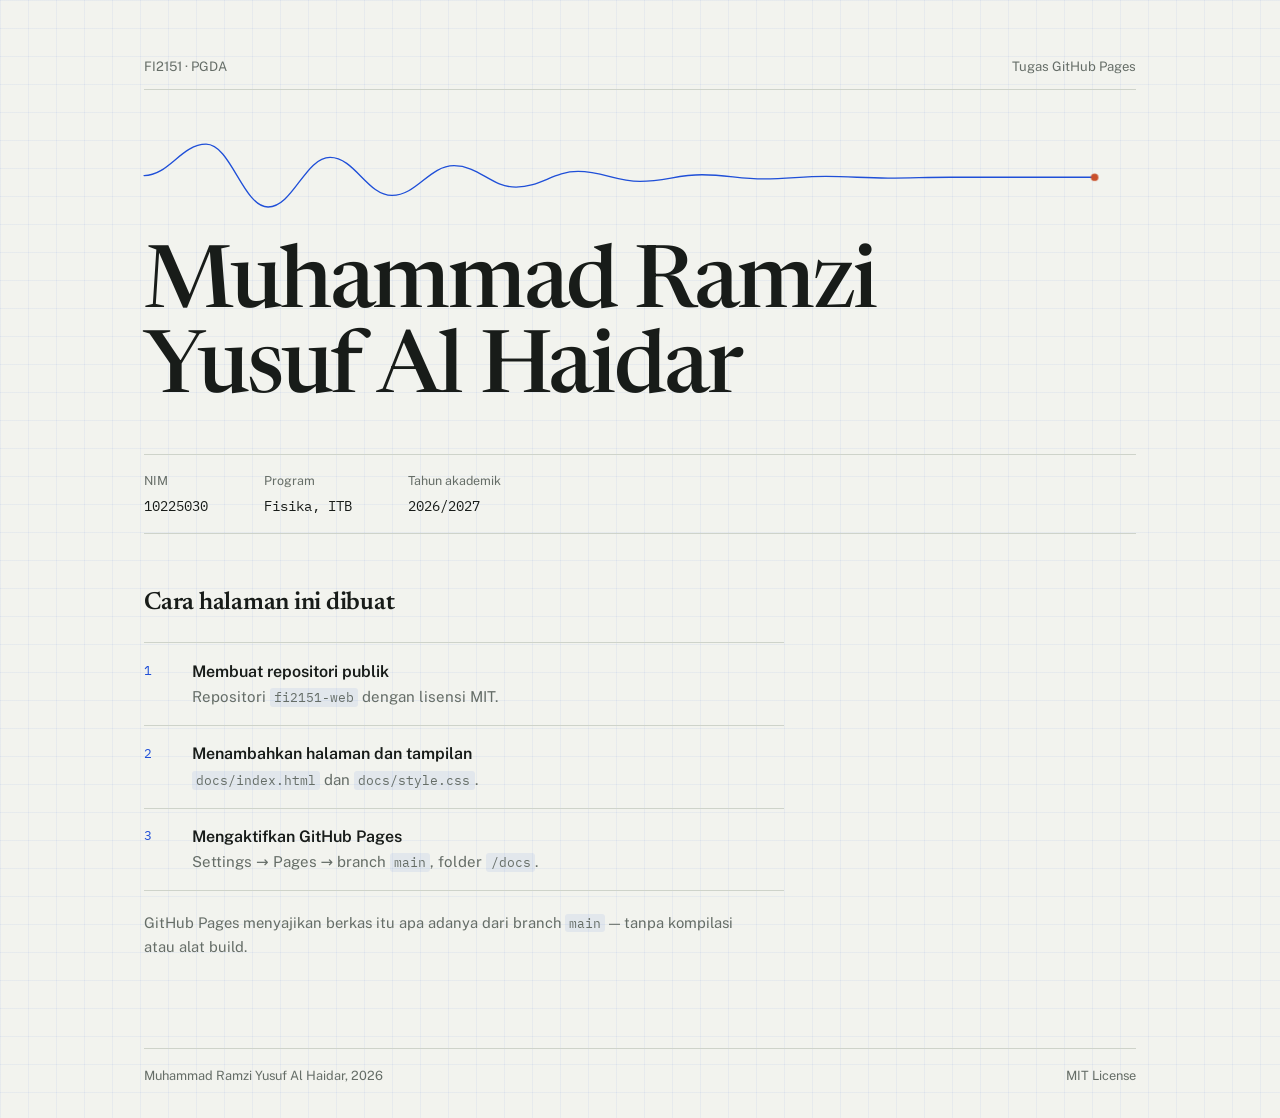
<file: docs/index.html>
<!DOCTYPE html>
<html lang="id">
<head>
  <meta charset="utf-8">
  <meta name="viewport" content="width=device-width, initial-scale=1">
  <meta name="description" content="Laman tugas GitHub Pages hands-on mata kuliah PGDA oleh Muhammad Ramzi Yusuf Al Haidar (10225030).">
  <title>Muhammad Ramzi Yusuf Al Haidar — PGDA</title>
  <link rel="preconnect" href="https://fonts.googleapis.com">
  <link rel="preconnect" href="https://fonts.gstatic.com" crossorigin>
  <link href="https://fonts.googleapis.com/css2?family=IBM+Plex+Mono:wght@400;500&family=Newsreader:ital,opsz,wght@0,6..72,400;0,6..72,500;0,6..72,600;1,6..72,400&family=Public+Sans:wght@400;500;600&display=swap" rel="stylesheet">
  <link rel="stylesheet" href="style.css">
</head>
<body>
  <div class="sheet">
    <header class="masthead">
      <div class="course">
        <span>FI2151 · PGDA</span>
        <span>Tugas GitHub Pages</span>
      </div>

      <svg class="trace" viewBox="0 0 1200 120" fill="none" aria-hidden="true">
        <path pathLength="1" d="M0 60 C30 60 45 22 75 22 C105 22 120 98 150 98 C180 98 195 38 225 38 C255 38 270 84 300 84 C330 84 345 48 375 48 C405 48 420 74 450 74 C480 74 495 55 525 55 C555 55 570 67 600 67 C630 67 645 59 675 59 C705 59 720 64 750 64 C780 64 795 61 825 61 C855 61 870 63 900 63 C930 63 945 62 975 62 C1005 62 1020 62 1050 62 C1080 62 1095 62 1125 62 L1150 62" />
        <circle cx="1150" cy="62" r="4.5" />
      </svg>

      <h1>Muhammad Ramzi<br>Yusuf Al Haidar</h1>

      <dl class="meta">
        <div>
          <dt>NIM</dt>
          <dd>10225030</dd>
        </div>
        <div>
          <dt>Program</dt>
          <dd>Fisika, ITB</dd>
        </div>
        <div>
          <dt>Tahun akademik</dt>
          <dd>2026/2027</dd>
        </div>
      </dl>
    </header>

    <main>
      <section aria-labelledby="catatan">
        <h2 id="catatan">Cara halaman ini dibuat</h2>
        <ol class="steps">
          <li>
            <span class="step-title">Membuat repositori publik</span>
            <span class="step-body">Repositori <code>fi2151-web</code> dengan lisensi MIT.</span>
          </li>
          <li>
            <span class="step-title">Menambahkan halaman dan tampilan</span>
            <span class="step-body"><code>docs/index.html</code> dan <code>docs/style.css</code>.</span>
          </li>
          <li>
            <span class="step-title">Mengaktifkan GitHub Pages</span>
            <span class="step-body">Settings → Pages → branch <code>main</code>, folder <code>/docs</code>.</span>
          </li>
        </ol>
        <p class="note">
          GitHub Pages menyajikan berkas itu apa adanya dari branch
          <code>main</code> — tanpa kompilasi atau alat build.
        </p>
      </section>
    </main>

    <footer>
      <p>Muhammad Ramzi Yusuf Al Haidar, 2026</p>
      <p>MIT License</p>
    </footer>
  </div>
</body>
</html>
</file>
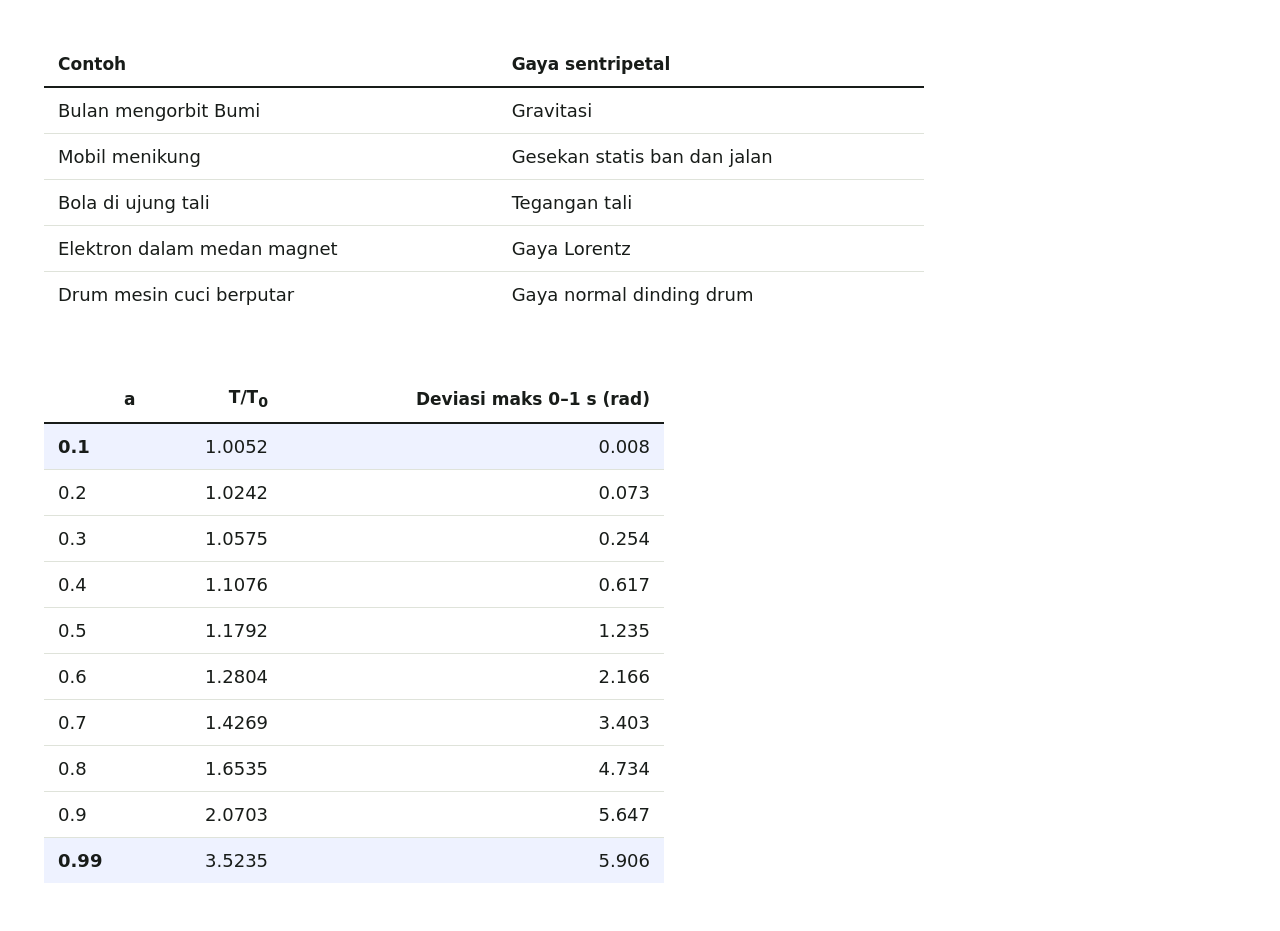
<file: docs/tugas75/tables.html>
<!DOCTYPE html>
<html lang="id">
<head>
<meta charset="utf-8">
<style>
  * { box-sizing: border-box; }
  body {
    margin: 0;
    padding: 40px;
    background: #ffffff;
    font-family: "Segoe UI", system-ui, -apple-system, sans-serif;
    color: #181c19;
  }
  .card {
    display: inline-block;
    background: #ffffff;
    padding: 4px;
  }
  table {
    border-collapse: collapse;
    background: #ffffff;
  }
  #table-examples table { width: 880px; }
  #table-results table { width: 620px; }
  th {
    text-align: left;
    font-size: 17px;
    font-weight: 600;
    color: #181c19;
    padding: 10px 14px 12px;
    border-bottom: 2px solid #181c19;
  }
  td {
    font-size: 18px;
    padding: 12px 14px;
    border-bottom: 1px solid #dfe3da;
  }
  tbody tr:last-child td { border-bottom: 0; }
  .num { text-align: right; font-variant-numeric: tabular-nums; }
  th.num { text-align: right; }
  .highlight td { background: #eef2ff; }
  .highlight td:first-child { font-weight: 650; }
</style>
</head>
<body>
  <div class="card" id="table-examples">
    <table>
      <thead>
        <tr><th>Contoh</th><th>Gaya sentripetal</th></tr>
      </thead>
      <tbody>
        <tr><td>Bulan mengorbit Bumi</td><td>Gravitasi</td></tr>
        <tr><td>Mobil menikung</td><td>Gesekan statis ban dan jalan</td></tr>
        <tr><td>Bola di ujung tali</td><td>Tegangan tali</td></tr>
        <tr><td>Elektron dalam medan magnet</td><td>Gaya Lorentz</td></tr>
        <tr><td>Drum mesin cuci berputar</td><td>Gaya normal dinding drum</td></tr>
      </tbody>
    </table>
  </div>

  <div class="card" id="table-results" style="margin-top: 48px;">
    <table>
      <thead>
        <tr><th class="num">a</th><th class="num">T/T<sub>0</sub></th><th class="num">Deviasi maks 0–1 s (rad)</th></tr>
      </thead>
      <tbody>
        <tr class="highlight"><td>0.1</td><td class="num">1.0052</td><td class="num">0.008</td></tr>
        <tr><td>0.2</td><td class="num">1.0242</td><td class="num">0.073</td></tr>
        <tr><td>0.3</td><td class="num">1.0575</td><td class="num">0.254</td></tr>
        <tr><td>0.4</td><td class="num">1.1076</td><td class="num">0.617</td></tr>
        <tr><td>0.5</td><td class="num">1.1792</td><td class="num">1.235</td></tr>
        <tr><td>0.6</td><td class="num">1.2804</td><td class="num">2.166</td></tr>
        <tr><td>0.7</td><td class="num">1.4269</td><td class="num">3.403</td></tr>
        <tr><td>0.8</td><td class="num">1.6535</td><td class="num">4.734</td></tr>
        <tr><td>0.9</td><td class="num">2.0703</td><td class="num">5.647</td></tr>
        <tr class="highlight"><td>0.99</td><td class="num">3.5235</td><td class="num">5.906</td></tr>
      </tbody>
    </table>
  </div>
</body>
</html>
</file>
<file: docs/style.css>
:root {
  --paper: #f2f3ee;
  --ink: #181c19;
  --muted: #656d67;
  --rule: #ced3ca;
  --accent: #1f4fd8;
  --signal: #c94f2a;
  --grid: rgba(31, 79, 216, 0.055);
}

* {
  box-sizing: border-box;
}

html {
  -webkit-text-size-adjust: 100%;
}

body {
  margin: 0;
  color: var(--ink);
  font-family: "Public Sans", system-ui, sans-serif;
  font-size: 1rem;
  line-height: 1.65;
  background-color: var(--paper);
  background-image:
    linear-gradient(to right, var(--grid) 1px, transparent 1px),
    linear-gradient(to bottom, var(--grid) 1px, transparent 1px);
  background-size: 28px 28px;
}

.sheet {
  max-width: 66rem;
  margin: 0 auto;
  padding: 3.5rem 2rem 2rem;
}

/* ---------- masthead ---------- */

.course {
  display: flex;
  justify-content: space-between;
  gap: 1rem;
  padding-bottom: 0.7rem;
  border-bottom: 1px solid var(--rule);
  font-size: 0.82rem;
  color: var(--muted);
}

.trace {
  display: block;
  width: 100%;
  height: auto;
  margin: 2.25rem 0 1.25rem;
  overflow: visible;
}

.trace path {
  stroke: var(--accent);
  stroke-width: 1.6;
  stroke-linecap: round;
  stroke-dasharray: 1;
  stroke-dashoffset: 1;
  animation: trace-draw 1.5s cubic-bezier(0.33, 0, 0.2, 1) 0.2s forwards;
}

.trace circle {
  fill: var(--signal);
  opacity: 0;
  animation: trace-dot 0.35s ease-out 1.55s forwards;
}

@keyframes trace-draw {
  to {
    stroke-dashoffset: 0;
  }
}

@keyframes trace-dot {
  to {
    opacity: 1;
  }
}

h1 {
  margin: 0;
  font-family: "Newsreader", Georgia, serif;
  font-optical-sizing: auto;
  font-size: clamp(2.7rem, 7.4vw, 5.4rem);
  font-weight: 500;
  line-height: 0.98;
  letter-spacing: -0.025em;
}

.meta {
  display: flex;
  flex-wrap: wrap;
  gap: 0.5rem 3.5rem;
  margin: 2.5rem 0 0;
  padding: 1rem 0;
  border-top: 1px solid var(--rule);
  border-bottom: 1px solid var(--rule);
}

.meta div {
  display: flex;
  flex-direction: column;
  gap: 0.1rem;
}

.meta dt {
  font-size: 0.78rem;
  color: var(--muted);
}

.meta dd {
  margin: 0;
  font-family: "IBM Plex Mono", ui-monospace, monospace;
  font-size: 0.9rem;
}

/* ---------- sections ---------- */

main {
  padding-top: 0.5rem;
}

section {
  padding: 2.6rem 0;
}

h2 {
  margin: 0 0 1.1rem;
  font-family: "Newsreader", Georgia, serif;
  font-size: 1.55rem;
  font-weight: 600;
  letter-spacing: -0.01em;
}

p {
  max-width: 68ch;
}

code {
  font-family: "IBM Plex Mono", ui-monospace, monospace;
  font-size: 0.86em;
  padding: 0.08em 0.32em;
  background: rgba(31, 79, 216, 0.075);
  border-radius: 3px;
}

/* ---------- steps ---------- */

.steps {
  counter-reset: step;
  margin: 0;
  padding: 0;
  list-style: none;
  max-width: 64ch;
}

.steps li {
  position: relative;
  padding: 0.95rem 0 0.95rem 3rem;
  border-top: 1px solid var(--rule);
}

.steps li:last-child {
  border-bottom: 1px solid var(--rule);
}

.steps li::before {
  counter-increment: step;
  content: counter(step);
  position: absolute;
  left: 0;
  top: 1.05rem;
  font-family: "IBM Plex Mono", ui-monospace, monospace;
  font-size: 0.82rem;
  color: var(--accent);
}

.step-title {
  display: block;
  font-weight: 600;
}

.step-body {
  display: block;
  font-size: 0.94rem;
  color: var(--muted);
}

.note {
  margin-top: 1.25rem;
  font-size: 0.92rem;
  color: var(--muted);
}

/* ---------- links ---------- */

a {
  color: var(--accent);
  text-underline-offset: 0.2em;
}

a:focus-visible {
  outline: 2px solid var(--accent);
  outline-offset: 3px;
}

/* ---------- footer ---------- */

footer {
  display: flex;
  flex-wrap: wrap;
  justify-content: space-between;
  gap: 0.5rem 2rem;
  margin-top: 2rem;
  padding-top: 1rem;
  border-top: 1px solid var(--rule);
  font-size: 0.8rem;
  color: var(--muted);
}

footer p {
  margin: 0;
}

/* ---------- responsive ---------- */

@media (max-width: 640px) {
  .sheet {
    padding: 2.25rem 1.15rem 1.5rem;
  }

  .meta {
    gap: 0.75rem 2rem;
  }

  section {
    padding: 2rem 0;
  }
}

@media (prefers-reduced-motion: reduce) {
  .trace path {
    animation: none;
    stroke-dashoffset: 0;
  }

  .trace circle {
    animation: none;
    opacity: 1;
  }
}
</file>
